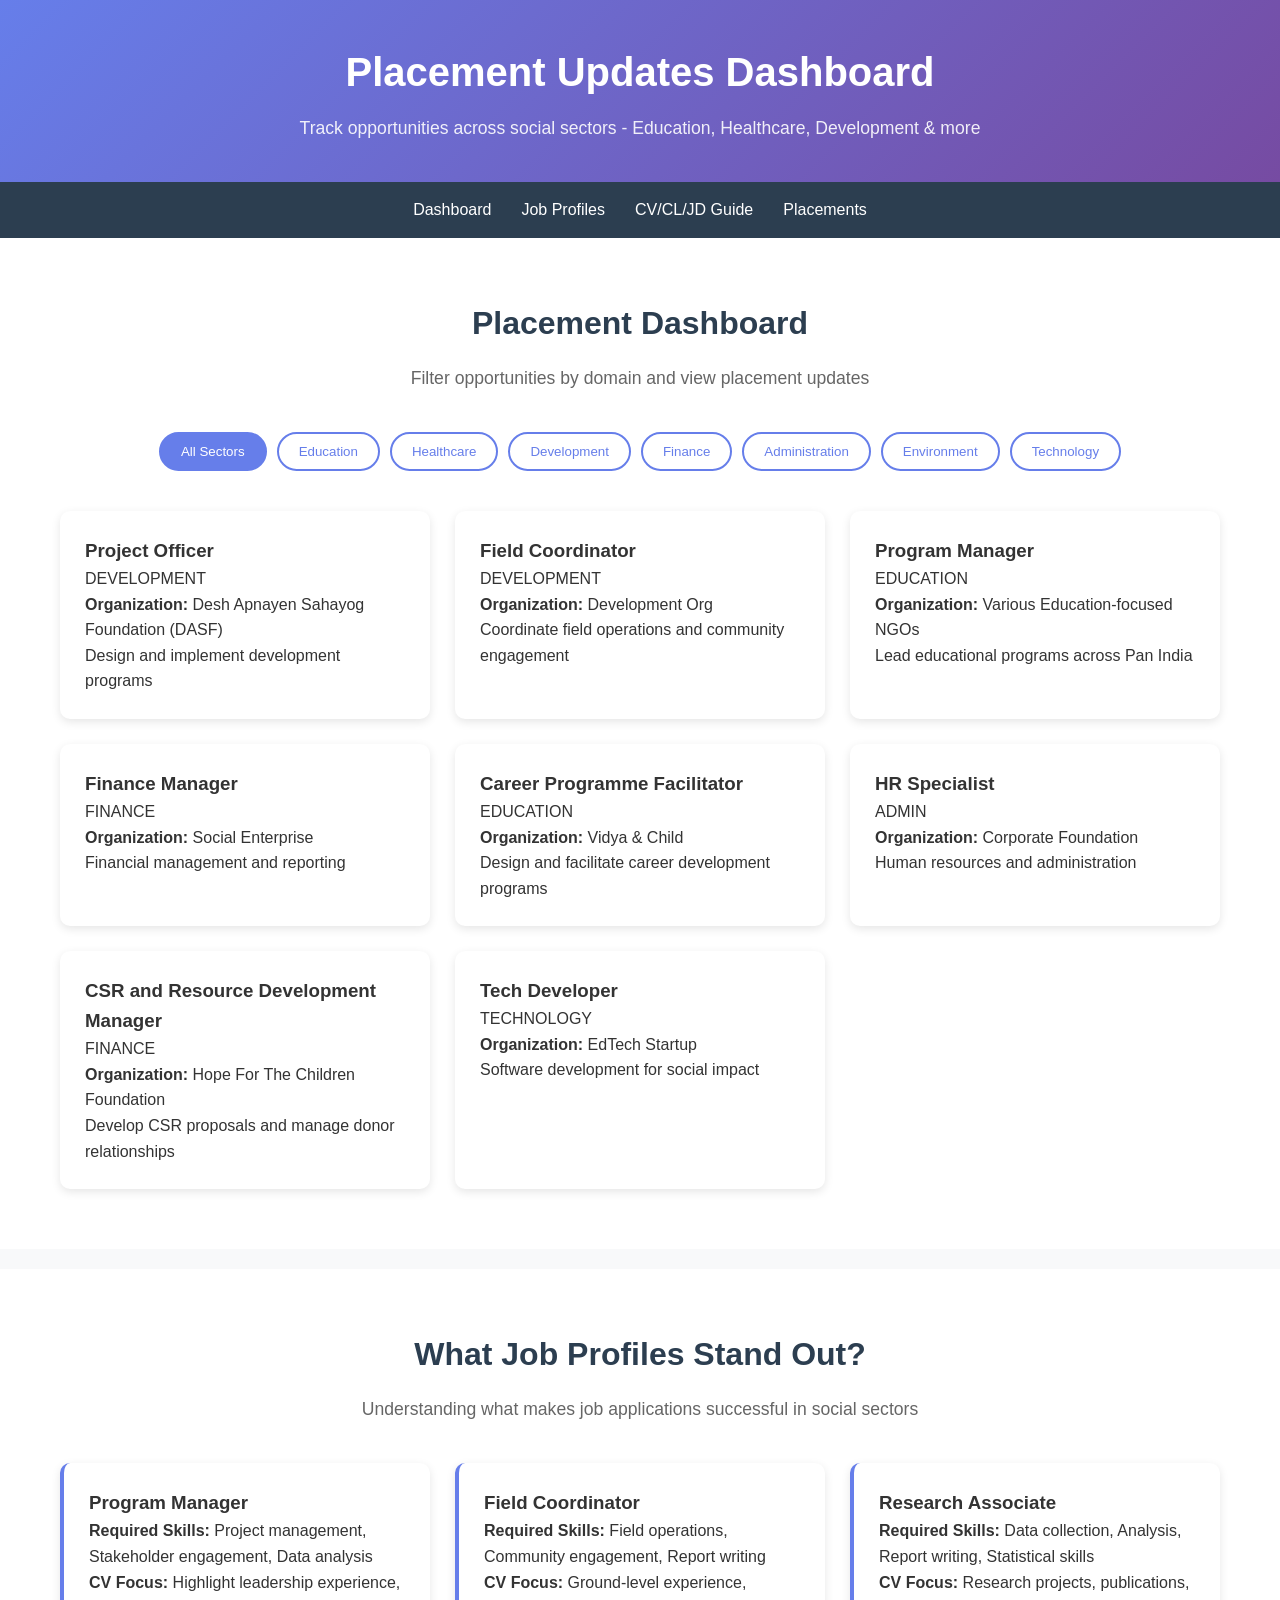
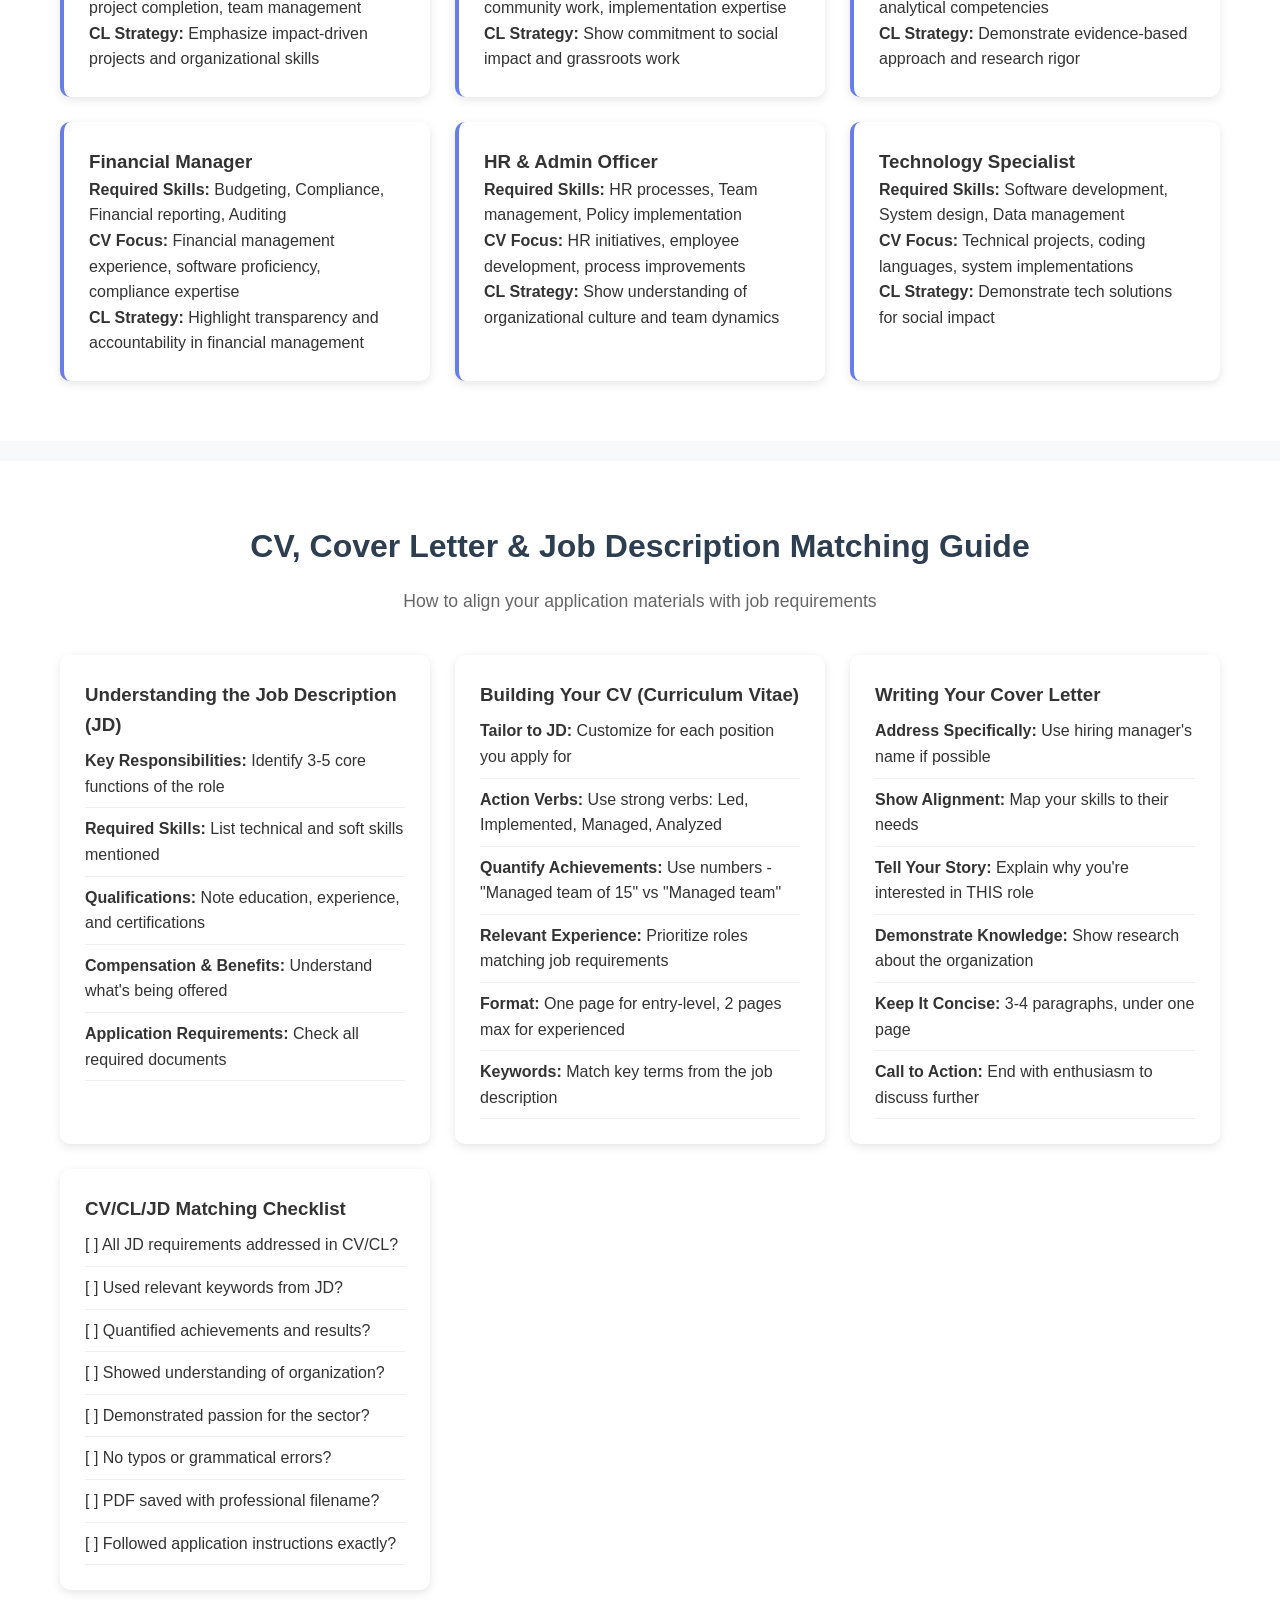
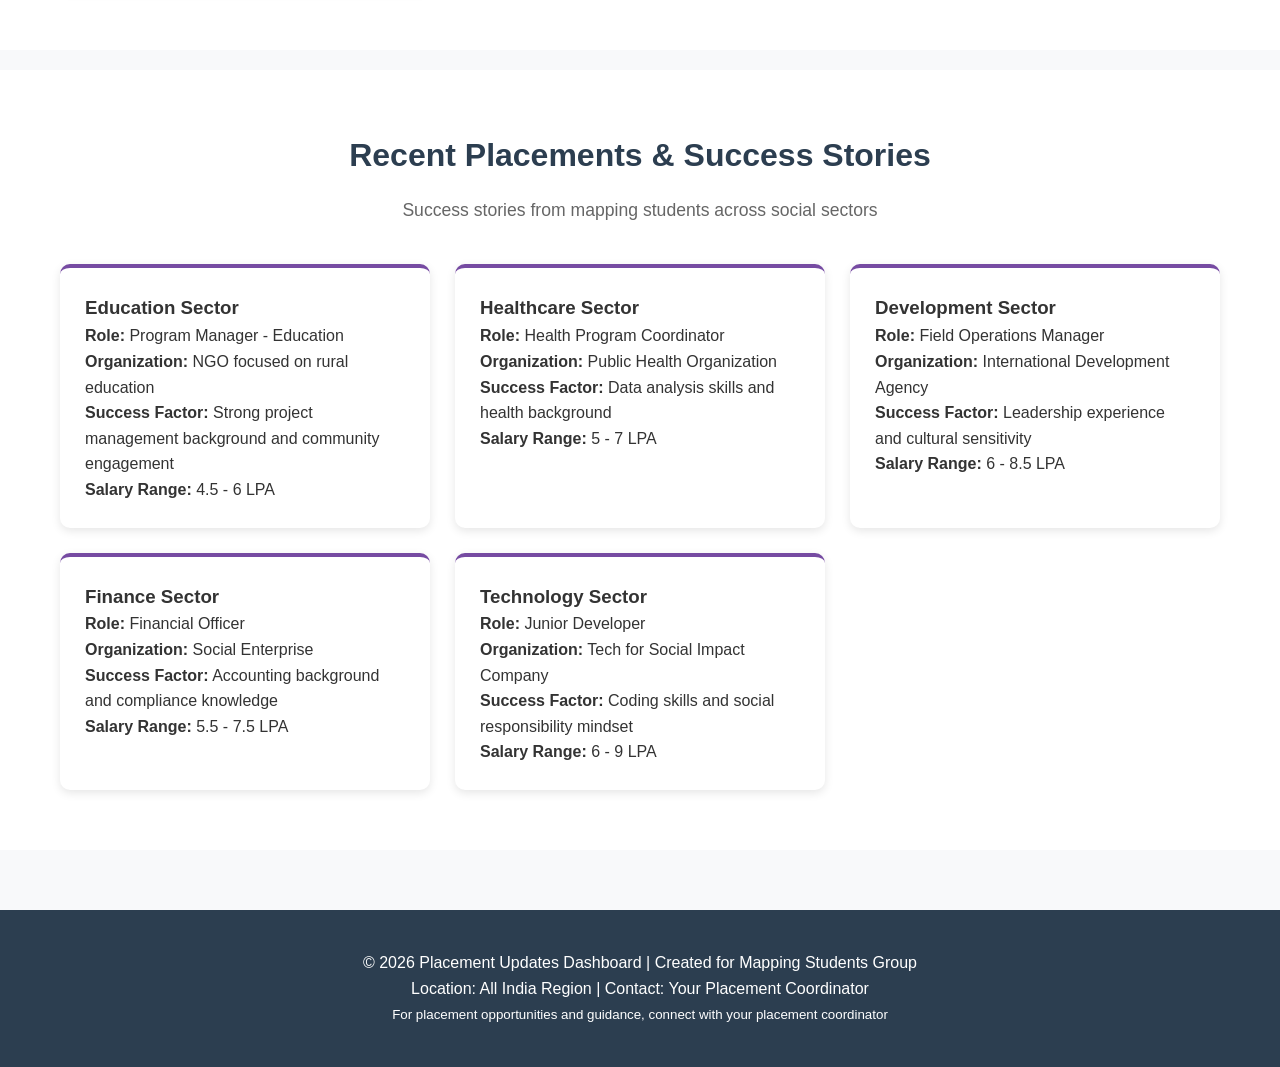
<file: index.html>
<!DOCTYPE html>
<html lang="en">
<head>
    <meta charset="UTF-8">
    <meta name="viewport" content="width=device-width, initial-scale=1.0">
    <title>Placement Updates Dashboard - Social Sectors</title>
    <link rel="stylesheet" href="styles.css">
</head>
<body>
    <header>
        <div class="container">
            <h1>Placement Updates Dashboard</h1>
            <p class="tagline">Track opportunities across social sectors - Education, Healthcare, Development & more</p>
        </div>
    </header>

    <nav class="navbar">
        <div class="container">
            <ul class="nav-menu">
                <li><a href="#dashboard" class="nav-link">Dashboard</a></li>
                <li><a href="#job-profiles" class="nav-link">Job Profiles</a></li>
                <li><a href="#cv-guide" class="nav-link">CV/CL/JD Guide</a></li>
                <li><a href="#placements" class="nav-link">Placements</a></li>
            </ul>
        </div>
    </nav>

    <!-- Dashboard Section -->
    <section id="dashboard" class="section dashboard-section">
        <div class="container">
            <h2>Placement Dashboard</h2>
            <p class="section-desc">Filter opportunities by domain and view placement updates</p>
            
            <div class="filter-container">
                <button class="filter-btn active" data-filter="all">All Sectors</button>
                <button class="filter-btn" data-filter="education">Education</button>
                <button class="filter-btn" data-filter="healthcare">Healthcare</button>
                <button class="filter-btn" data-filter="development">Development</button>
                <button class="filter-btn" data-filter="finance">Finance</button>
                <button class="filter-btn" data-filter="admin">Administration</button>
                <button class="filter-btn" data-filter="environment">Environment</button>
                <button class="filter-btn" data-filter="technology">Technology</button>
            </div>

            <div class="placements-grid" id="placements-grid">
                <!-- Placements will be loaded here by JavaScript -->
            </div>
        </div>
    </section>

    <!-- Job Profiles Section -->
    <section id="job-profiles" class="section job-profiles-section">
        <div class="container">
            <h2>What Job Profiles Stand Out?</h2>
            <p class="section-desc">Understanding what makes job applications successful in social sectors</p>

            <div class="profiles-grid">
                <div class="profile-card">
                    <h3>Program Manager</h3>
                    <p><strong>Required Skills:</strong> Project management, Stakeholder engagement, Data analysis</p>
                    <p><strong>CV Focus:</strong> Highlight leadership experience, project completion, team management</p>
                    <p><strong>CL Strategy:</strong> Emphasize impact-driven projects and organizational skills</p>
                </div>

                <div class="profile-card">
                    <h3>Field Coordinator</h3>
                    <p><strong>Required Skills:</strong> Field operations, Community engagement, Report writing</p>
                    <p><strong>CV Focus:</strong> Ground-level experience, community work, implementation expertise</p>
                    <p><strong>CL Strategy:</strong> Show commitment to social impact and grassroots work</p>
                </div>

                <div class="profile-card">
                    <h3>Research Associate</h3>
                    <p><strong>Required Skills:</strong> Data collection, Analysis, Report writing, Statistical skills</p>
                    <p><strong>CV Focus:</strong> Research projects, publications, analytical competencies</p>
                    <p><strong>CL Strategy:</strong> Demonstrate evidence-based approach and research rigor</p>
                </div>

                <div class="profile-card">
                    <h3>Financial Manager</h3>
                    <p><strong>Required Skills:</strong> Budgeting, Compliance, Financial reporting, Auditing</p>
                    <p><strong>CV Focus:</strong> Financial management experience, software proficiency, compliance expertise</p>
                    <p><strong>CL Strategy:</strong> Highlight transparency and accountability in financial management</p>
                </div>

                <div class="profile-card">
                    <h3>HR & Admin Officer</h3>
                    <p><strong>Required Skills:</strong> HR processes, Team management, Policy implementation</p>
                    <p><strong>CV Focus:</strong> HR initiatives, employee development, process improvements</p>
                    <p><strong>CL Strategy:</strong> Show understanding of organizational culture and team dynamics</p>
                </div>

                <div class="profile-card">
                    <h3>Technology Specialist</h3>
                    <p><strong>Required Skills:</strong> Software development, System design, Data management</p>
                    <p><strong>CV Focus:</strong> Technical projects, coding languages, system implementations</p>
                    <p><strong>CL Strategy:</strong> Demonstrate tech solutions for social impact</p>
                </div>
            </div>
        </div>
    </section>

    <!-- CV/CL/JD Guide Section -->
    <section id="cv-guide" class="section cv-guide-section">
        <div class="container">
            <h2>CV, Cover Letter & Job Description Matching Guide</h2>
            <p class="section-desc">How to align your application materials with job requirements</p>

            <div class="guide-container">
                <div class="guide-card">
                    <h3>Understanding the Job Description (JD)</h3>
                    <ul>
                        <li><strong>Key Responsibilities:</strong> Identify 3-5 core functions of the role</li>
                        <li><strong>Required Skills:</strong> List technical and soft skills mentioned</li>
                        <li><strong>Qualifications:</strong> Note education, experience, and certifications</li>
                        <li><strong>Compensation & Benefits:</strong> Understand what's being offered</li>
                        <li><strong>Application Requirements:</strong> Check all required documents</li>
                    </ul>
                </div>

                <div class="guide-card">
                    <h3>Building Your CV (Curriculum Vitae)</h3>
                    <ul>
                        <li><strong>Tailor to JD:</strong> Customize for each position you apply for</li>
                        <li><strong>Action Verbs:</strong> Use strong verbs: Led, Implemented, Managed, Analyzed</li>
                        <li><strong>Quantify Achievements:</strong> Use numbers - "Managed team of 15" vs "Managed team"</li>
                        <li><strong>Relevant Experience:</strong> Prioritize roles matching job requirements</li>
                        <li><strong>Format:</strong> One page for entry-level, 2 pages max for experienced</li>
                        <li><strong>Keywords:</strong> Match key terms from the job description</li>
                    </ul>
                </div>

                <div class="guide-card">
                    <h3>Writing Your Cover Letter</h3>
                    <ul>
                        <li><strong>Address Specifically:</strong> Use hiring manager's name if possible</li>
                        <li><strong>Show Alignment:</strong> Map your skills to their needs</li>
                        <li><strong>Tell Your Story:</strong> Explain why you're interested in THIS role</li>
                        <li><strong>Demonstrate Knowledge:</strong> Show research about the organization</li>
                        <li><strong>Keep It Concise:</strong> 3-4 paragraphs, under one page</li>
                        <li><strong>Call to Action:</strong> End with enthusiasm to discuss further</li>
                    </ul>
                </div>

                <div class="guide-card">
                    <h3>CV/CL/JD Matching Checklist</h3>
                    <ul>
                        <li>[ ] All JD requirements addressed in CV/CL?</li>
                        <li>[ ] Used relevant keywords from JD?</li>
                        <li>[ ] Quantified achievements and results?</li>
                        <li>[ ] Showed understanding of organization?</li>
                        <li>[ ] Demonstrated passion for the sector?</li>
                        <li>[ ] No typos or grammatical errors?</li>
                        <li>[ ] PDF saved with professional filename?</li>
                        <li>[ ] Followed application instructions exactly?</li>
                    </ul>
                </div>
            </div>
        </div>
    </section>

    <!-- Placements Section -->
    <section id="placements" class="section placements-section">
        <div class="container">
            <h2>Recent Placements & Success Stories</h2>
            <p class="section-desc">Success stories from mapping students across social sectors</p>

            <div class="success-stories">
                <div class="story-card">
                    <h3>Education Sector</h3>
                    <p><strong>Role:</strong> Program Manager - Education</p>
                    <p><strong>Organization:</strong> NGO focused on rural education</p>
                    <p><strong>Success Factor:</strong> Strong project management background and community engagement</p>
                    <p><strong>Salary Range:</strong> 4.5 - 6 LPA</p>
                </div>

                <div class="story-card">
                    <h3>Healthcare Sector</h3>
                    <p><strong>Role:</strong> Health Program Coordinator</p>
                    <p><strong>Organization:</strong> Public Health Organization</p>
                    <p><strong>Success Factor:</strong> Data analysis skills and health background</p>
                    <p><strong>Salary Range:</strong> 5 - 7 LPA</p>
                </div>

                <div class="story-card">
                    <h3>Development Sector</h3>
                    <p><strong>Role:</strong> Field Operations Manager</p>
                    <p><strong>Organization:</strong> International Development Agency</p>
                    <p><strong>Success Factor:</strong> Leadership experience and cultural sensitivity</p>
                    <p><strong>Salary Range:</strong> 6 - 8.5 LPA</p>
                </div>

                <div class="story-card">
                    <h3>Finance Sector</h3>
                    <p><strong>Role:</strong> Financial Officer</p>
                    <p><strong>Organization:</strong> Social Enterprise</p>
                    <p><strong>Success Factor:</strong> Accounting background and compliance knowledge</p>
                    <p><strong>Salary Range:</strong> 5.5 - 7.5 LPA</p>
                </div>

                <div class="story-card">
                    <h3>Technology Sector</h3>
                    <p><strong>Role:</strong> Junior Developer</p>
                    <p><strong>Organization:</strong> Tech for Social Impact Company</p>
                    <p><strong>Success Factor:</strong> Coding skills and social responsibility mindset</p>
                    <p><strong>Salary Range:</strong> 6 - 9 LPA</p>
                </div>
            </div>
        </div>
    </section>

    <!-- Footer -->
    <footer>
        <div class="container">
            <p>© 2026 Placement Updates Dashboard | Created for Mapping Students Group</p>
            <p>Location: All India Region | Contact: Your Placement Coordinator</p>
            <p><small>For placement opportunities and guidance, connect with your placement coordinator</small></p>
        </div>
    </footer>

    <script src="script.js"></script>
</body>
</html>
</file>
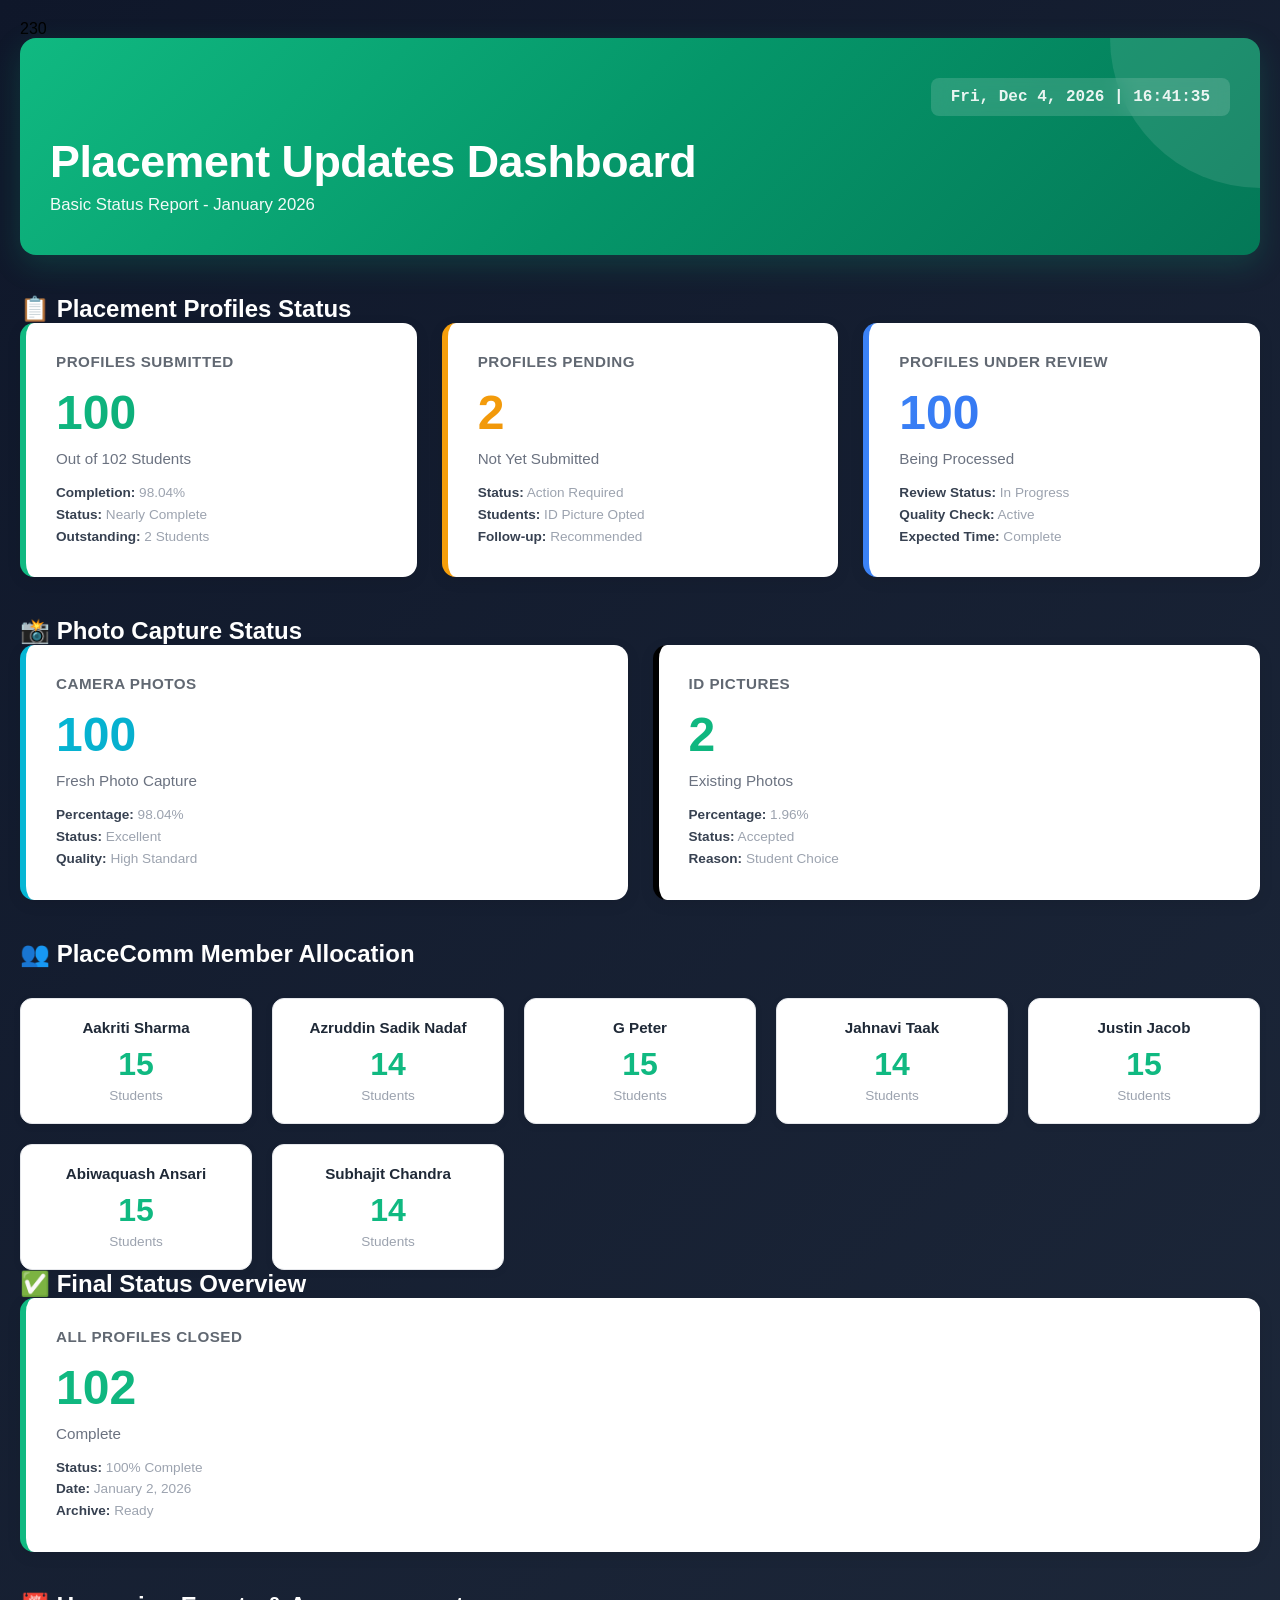
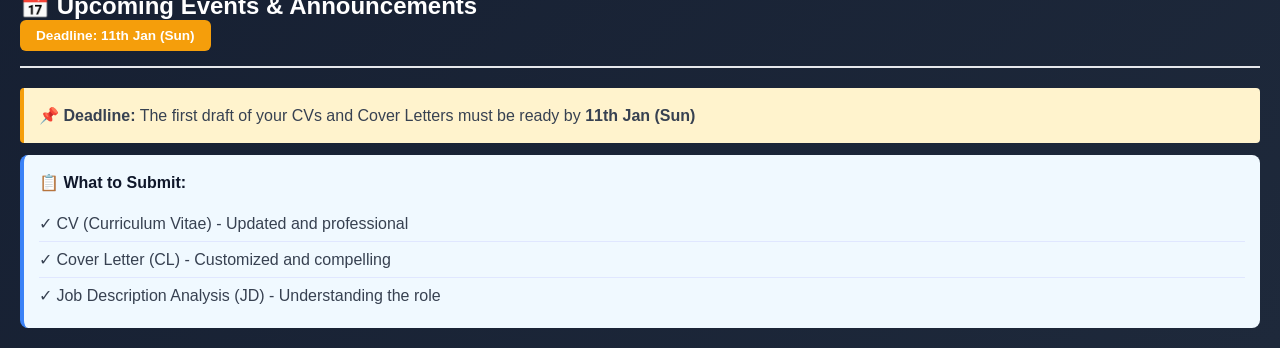
<file: Basic Status/index.html>
230

<!DOCTYPE html>
<html lang="en">
<head>
  <meta charset="UTF-8">
  <meta name="viewport" content="width=device-width, initial-scale=1.0">
  <title>Placement Dashboard - Basic Status</title>
  <style>
    * {
      margin: 0;
      padding: 0;
      box-sizing: border-box;
    }

    body {
      font-family: 'Segoe UI', Tahoma, Geneva, Verdana, sans-serif;
      background: linear-gradient(135deg, #0f172a 0%, #1e293b 100%);
      min-height: 100vh;
      padding: 20px;
    }

    .container {
      max-width: 1400px;
      margin: 0 auto;
    }

    header {
      background: linear-gradient(135deg, #10b981 0%, #059669 50%, #047857 100%);
      color: white;
      padding: 40px 30px;
      border-radius: 16px;
      margin-bottom: 40px;
      box-shadow: 0 10px 30px rgba(16, 185, 129, 0.2);
      position: relative;
      overflow: hidden;
    }

    header::before {
      content: '';
      position: absolute;
      top: 0;
      right: 0;
      width: 300px;
      height: 300px;
      background: rgba(255, 255, 255, 0.1);
      border-radius: 50%;
      transform: translate(50%, -50%);
    }

    .header-content {
      position: relative;
      z-index: 1;
    }

    .clock {
      font-size: 16px;
      font-weight: 600;
      color: rgba(255, 255, 255, 0.9);
      text-align: right;
      margin-bottom: 20px;
      background: rgba(255, 255, 255, 0.15);
      padding: 10px 20px;
      border-radius: 8px;
      font-family: 'Courier New', monospace;
      width: fit-content;
      margin-left: auto;
      backdrop-filter: blur(10px);
    }

    header h1 {
      font-size: 2.8em;
      margin-bottom: 8px;
      font-weight: 700;
      letter-spacing: -0.5px;
    }

    header p {
      font-size: 1.05em;
      opacity: 0.95;
      font-weight: 500;
    }

    .stats-grid {
      display: grid;
      grid-template-columns: repeat(auto-fit, minmax(300px, 1fr));
      gap: 25px;
      margin-bottom: 40px;
    }

    .stat-card {
      background: white;
      padding: 30px;
      border-radius: 14px;
      box-shadow: 0 4px 15px rgba(0, 0, 0, 0.08);
      border-left: 6px solid;
      transition: transform 0.3s ease, box-shadow 0.3s ease;
    }

    .stat-card:hover {
      transform: translateY(-8px);
      box-shadow: 0 8px 25px rgba(0, 0, 0, 0.12);
    }

    .stat-card.submitted {
      border-left-color: #10b981;
    }

    .stat-card.pending {
      border-left-color: #f59e0b;
    }

    .stat-card.review {
      border-left-color: #3b82f6;
    }

    .stat-card.allocated {
      border-left-color: #8b5cf6;
    }

    .stat-card.photo {
      border-left-color: #06b6d4;
    }

    .stat-card h3 {
      color: #1f2937;
      font-size: 0.95em;
      font-weight: 600;
      text-transform: uppercase;
      letter-spacing: 0.5px;
      margin-bottom: 15px;
      opacity: 0.7;
    }

    .stat-number {
      font-size: 3em;
      font-weight: 700;
      margin-bottom: 10px;
      background: linear-gradient(135deg, #10b981 0%, #059669 100%);
      -webkit-background-clip: text;
      -webkit-text-fill-color: transparent;
      background-clip: text;
    }

    .stat-card.pending .stat-number {
      background: linear-gradient(135deg, #f59e0b 0%, #d97706 100%);
      -webkit-background-clip: text;
      -webkit-text-fill-color: transparent;
      background-clip: text;
    }

    .stat-card.review .stat-number {
      background: linear-gradient(135deg, #3b82f6 0%, #2563eb 100%);
      -webkit-background-clip: text;
      -webkit-text-fill-color: transparent;
      background-clip: text;
    }

    .stat-card.allocated .stat-number {
      background: linear-gradient(135deg, #8b5cf6 0%, #7c3aed 100%);
      -webkit-background-clip: text;
      -webkit-text-fill-color: transparent;
      background-clip: text;
    }

    .stat-card.photo .stat-number {
      background: linear-gradient(135deg, #06b6d4 0%, #0891b2 100%);
      -webkit-background-clip: text;
      -webkit-text-fill-color: transparent;
      background-clip: text;
    }

    .stat-label {
      color: #6b7280;
      font-size: 0.95em;
      font-weight: 500;
      margin-bottom: 15px;
    }

    .stat-details {
      font-size: 0.85em;
      color: #9ca3af;
      line-height: 1.6;
    }

    .stat-details strong {
      color: #374151;
    }

    .member-grid {
      display: grid;
      grid-template-columns: repeat(auto-fit, minmax(200px, 1fr));
      gap: 20px;
      margin-top: 30px;
    }

    .member-card {
      background: white;
      padding: 20px;
      border-radius: 12px;
      text-align: center;
      box-shadow: 0 2px 8px rgba(0, 0, 0, 0.06);
      border: 1px solid #e5e7eb;
    }

    .member-card h4 {
      color: #1f2937;
      font-size: 0.95em;
      margin-bottom: 10px;
      font-weight: 600;
    }

    .member-count {
      font-size: 2em;
      font-weight: 700;
      color: #10b981;
      margin-bottom: 5px;
    }

    .member-label {
      color: #9ca3af;
      font-size: 0.85em;
    }

    220
    
      color: white;
      font-size: 1.6em;
      margin-bottom: 25px;
      margin-top: 40px;
      font-weight: 700;
      padding-bottom: 15px;
      border-bottom: 3px solid #10b981;
      display: inline-block;
    }
    
    .event-card {
      background: white;
      padding: 30px;
      border-radius: 14px;
      box-shadow: 0 4px 15px rgba(0, 0, 0, 0.08);
      border-left: 6px solid #f59e0b;
      margin-top: 20px;
    }

    .event-header {
      display: flex;
      justify-content: space-between;
      align-items: center;
      margin-bottom: 20px;
      padding-bottom: 15px;
      border-bottom: 2px solid #e5e7eb;
    }

    .event-header h3 {
      color: #0f172a;
      font-size: 1.3em;
      font-weight: 700;
      margin: 0;
    }

    .event-date {
      background: #f59e0b;
      color: white;
      padding: 8px 16px;
      border-radius: 6px;
      font-size: 0.85em;
      font-weight: 600;
    }

    .event-content p {
      margin-bottom: 12px;
      color: #374151;
      line-height: 1.6;
    }

    .event-message {
      color: #f59e0b;
      font-size: 1.05em;
      font-weight: 600;
    }

    .event-deadline {
      background: #fff3cd;
      padding: 15px;
      border-left: 4px solid #f59e0b;
      border-radius: 4px;
      color: #856404;
      margin: 15px 0;
    }

    .event-tips {
      background: #f0f9ff;
      padding: 15px;
      border-radius: 8px;
      border-left: 4px solid #3b82f6;
    }

    .event-tips p {
      color: #0f172a;
      font-weight: 600;
      margin-bottom: 10px;
    }

    .event-tips ul {
      list-style: none;
      padding: 0;
      margin: 0;
    }

    .event-tips li {
      color: #374151;
      padding: 8px 0;
      border-bottom: 1px solid #e0e7ff;
    }

    .event-tips li:last-child {
      border-bottom: none;
    }
    
h2 {
    color: white;
}

h3 {
    color: white;
}

.event-title { color: white; }
.event-message { color: white; }
    h3 { color: white; }

  </style>
</head>
<body>
  <div class="container">
    <header>
      <div class="header-content">
        <div class="clock" id="clock">Loading...</div>
        <h1>Placement Updates Dashboard</h1>
        <p>Basic Status Report - January 2026</p>
      </div>
    </header>

    <main>
      <!-- Placement Profiles Section -->
      <h2 class="section-title">📋 Placement Profiles Status</h2>
      <div class="stats-grid">
        <div class="stat-card submitted">
          <h3>Profiles Submitted</h3>
          <div class="stat-number">100</div>
          <div class="stat-label">Out of 102 Students</div>
          <div class="stat-details">
            <strong>Completion:</strong> 98.04%<br>
            <strong>Status:</strong> Nearly Complete<br>
            <strong>Outstanding:</strong> 2 Students
          </div>
        </div>

        <div class="stat-card pending">
          <h3>Profiles Pending</h3>
          <div class="stat-number">2</div>
          <div class="stat-label">Not Yet Submitted</div>
          <div class="stat-details">
            <strong>Status:</strong> Action Required<br>
            <strong>Students:</strong> ID Picture Opted<br>
            <strong>Follow-up:</strong> Recommended
          </div>
        </div>

        <div class="stat-card review">
          <h3>Profiles Under Review</h3>
          <div class="stat-number">100</div>
          <div class="stat-label">Being Processed</div>
          <div class="stat-details">
            <strong>Review Status:</strong> In Progress<br>
            <strong>Quality Check:</strong> Active<br>
            <strong>Expected Time:</strong> Complete
          </div>
        </div>
      </div>

      <!-- Photo Capture Section -->
      <h2 class="section-title">📸 Photo Capture Status</h2>
      <div class="stats-grid">
        <div class="stat-card photo">
          <h3>Camera Photos</h3>
          <div class="stat-number">100</div>
          <div class="stat-label">Fresh Photo Capture</div>
          <div class="stat-details">
            <strong>Percentage:</strong> 98.04%<br>
            <strong>Status:</strong> Excellent<br>
            <strong>Quality:</strong> High Standard
          </div>
        </div>

        <div class="stat-card">
          <h3>ID Pictures</h3>
          <div class="stat-number">2</div>
          <div class="stat-label">Existing Photos</div>
          <div class="stat-details">
            <strong>Percentage:</strong> 1.96%<br>
            <strong>Status:</strong> Accepted<br>
            <strong>Reason:</strong> Student Choice
          </div>
        </div>
      </div>

      <!-- Allocation Section -->
      <h2 class="section-title">👥 PlaceComm Member Allocation</h2>
      <div class="member-grid">
        <div class="member-card">
          <h4>Aakriti Sharma</h4>
          <div class="member-count">15</div>
          <div class="member-label">Students</div>
        </div>
        <div class="member-card">
          <h4>Azruddin Sadik Nadaf</h4>
          <div class="member-count">14</div>
          <div class="member-label">Students</div>
        </div>
        <div class="member-card">
          <h4>G Peter</h4>
          <div class="member-count">15</div>
          <div class="member-label">Students</div>
        </div>
        <div class="member-card">
          <h4>Jahnavi Taak</h4>
          <div class="member-count">14</div>
          <div class="member-label">Students</div>
        </div>
        <div class="member-card">
          <h4>Justin Jacob</h4>
          <div class="member-count">15</div>
          <div class="member-label">Students</div>
        </div>
        <div class="member-card">
          <h4>Abiwaquash Ansari</h4>
          <div class="member-count">15</div>
          <div class="member-label">Students</div>
        </div>
        <div class="member-card">
          <h4>Subhajit Chandra</h4>
          <div class="member-count">14</div>
          <div class="member-label">Students</div>
        </div>
      </div>

      <!-- Final Status Section -->
      <h2 class="section-title">✅ Final Status Overview</h2>
      <div class="stats-grid">
        <div class="stat-card submitted">
          <h3>All Profiles Closed</h3>
          <div class="stat-number">102</div>
          <div class="stat-label">Complete</div>
          <div class="stat-details">
            <strong>Status:</strong> 100% Complete<br>
            <strong>Date:</strong> January 2, 2026<br>
            <strong>Archive:</strong> Ready
          </div>
        </div>
      </div>
      
      <!-- Upcoming Events Section -->
      <h2 class="section-title">📅 Upcoming Events & Announcements</h2>
      <div class="event-card">
        <div class="event-header">
          <span class="event-date">Deadline: 11th Jan (Sun)</span>
        </div>
        <div class="event-content">
          <p class="event-deadline"><strong>📌 Deadline:</strong> The first draft of your CVs and Cover Letters must be ready by <strong>11th Jan (Sun)</strong></p>
          <div class="event-tips">
            <p><strong>📋 What to Submit:</strong></p>
            <ul>
              <li>✓ CV (Curriculum Vitae) - Updated and professional</li>
              <li>✓ Cover Letter (CL) - Customized and compelling</li>
              <li>✓ Job Description Analysis (JD) - Understanding the role</li>
            </ul>
          </div>
        </div>
      </div>
    </main>
  </div>

  <script>
    function updateClock() {
      const now = new Date();
      const hours = String(now.getHours()).padStart(2, '0');
      const minutes = String(now.getMinutes()).padStart(2, '0');
      const seconds = String(now.getSeconds()).padStart(2, '0');
      const date = now.toLocaleDateString('en-US', { weekday: 'short', year: 'numeric', month: 'short', day: 'numeric' });
      
      document.getElementById('clock').textContent = `${date} | ${hours}:${minutes}:${seconds}`;
    }
    
    updateClock();
    setInterval(updateClock, 1000);
  </script>
</body>
</html>
</file>
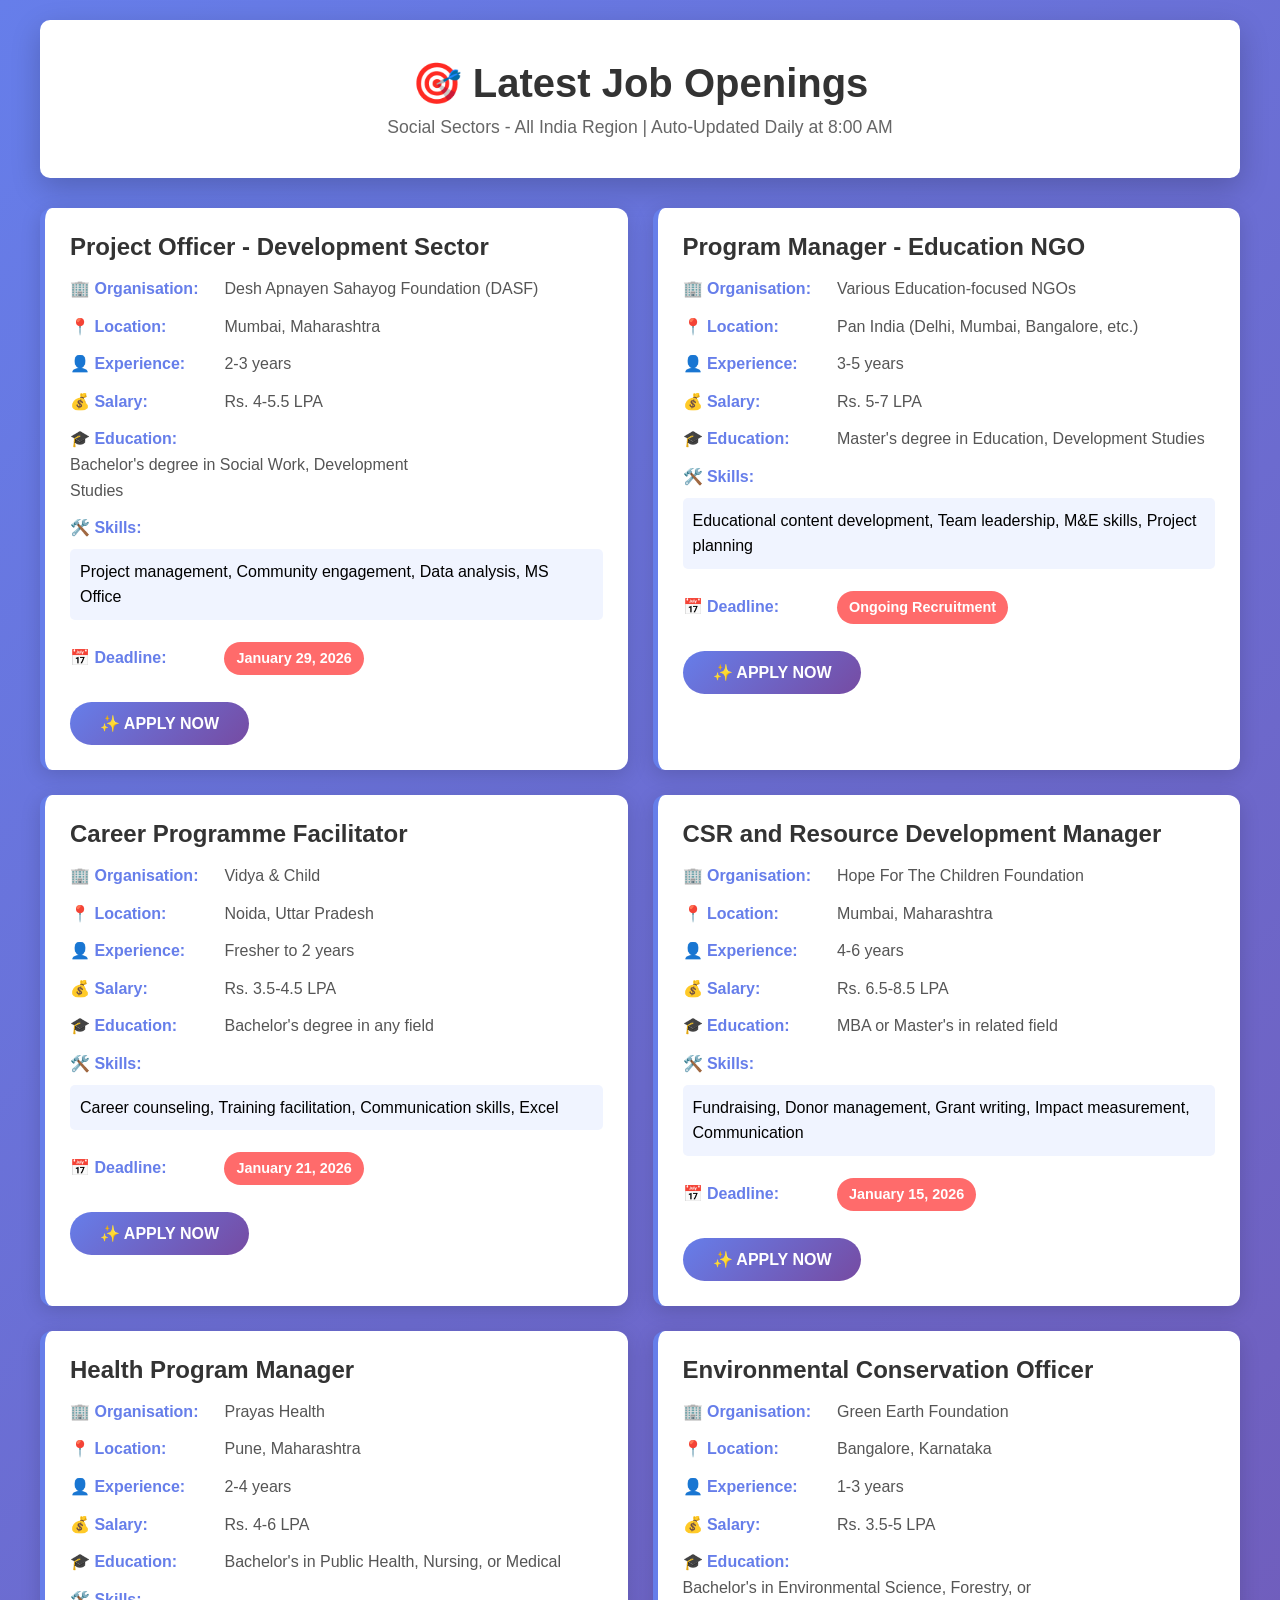
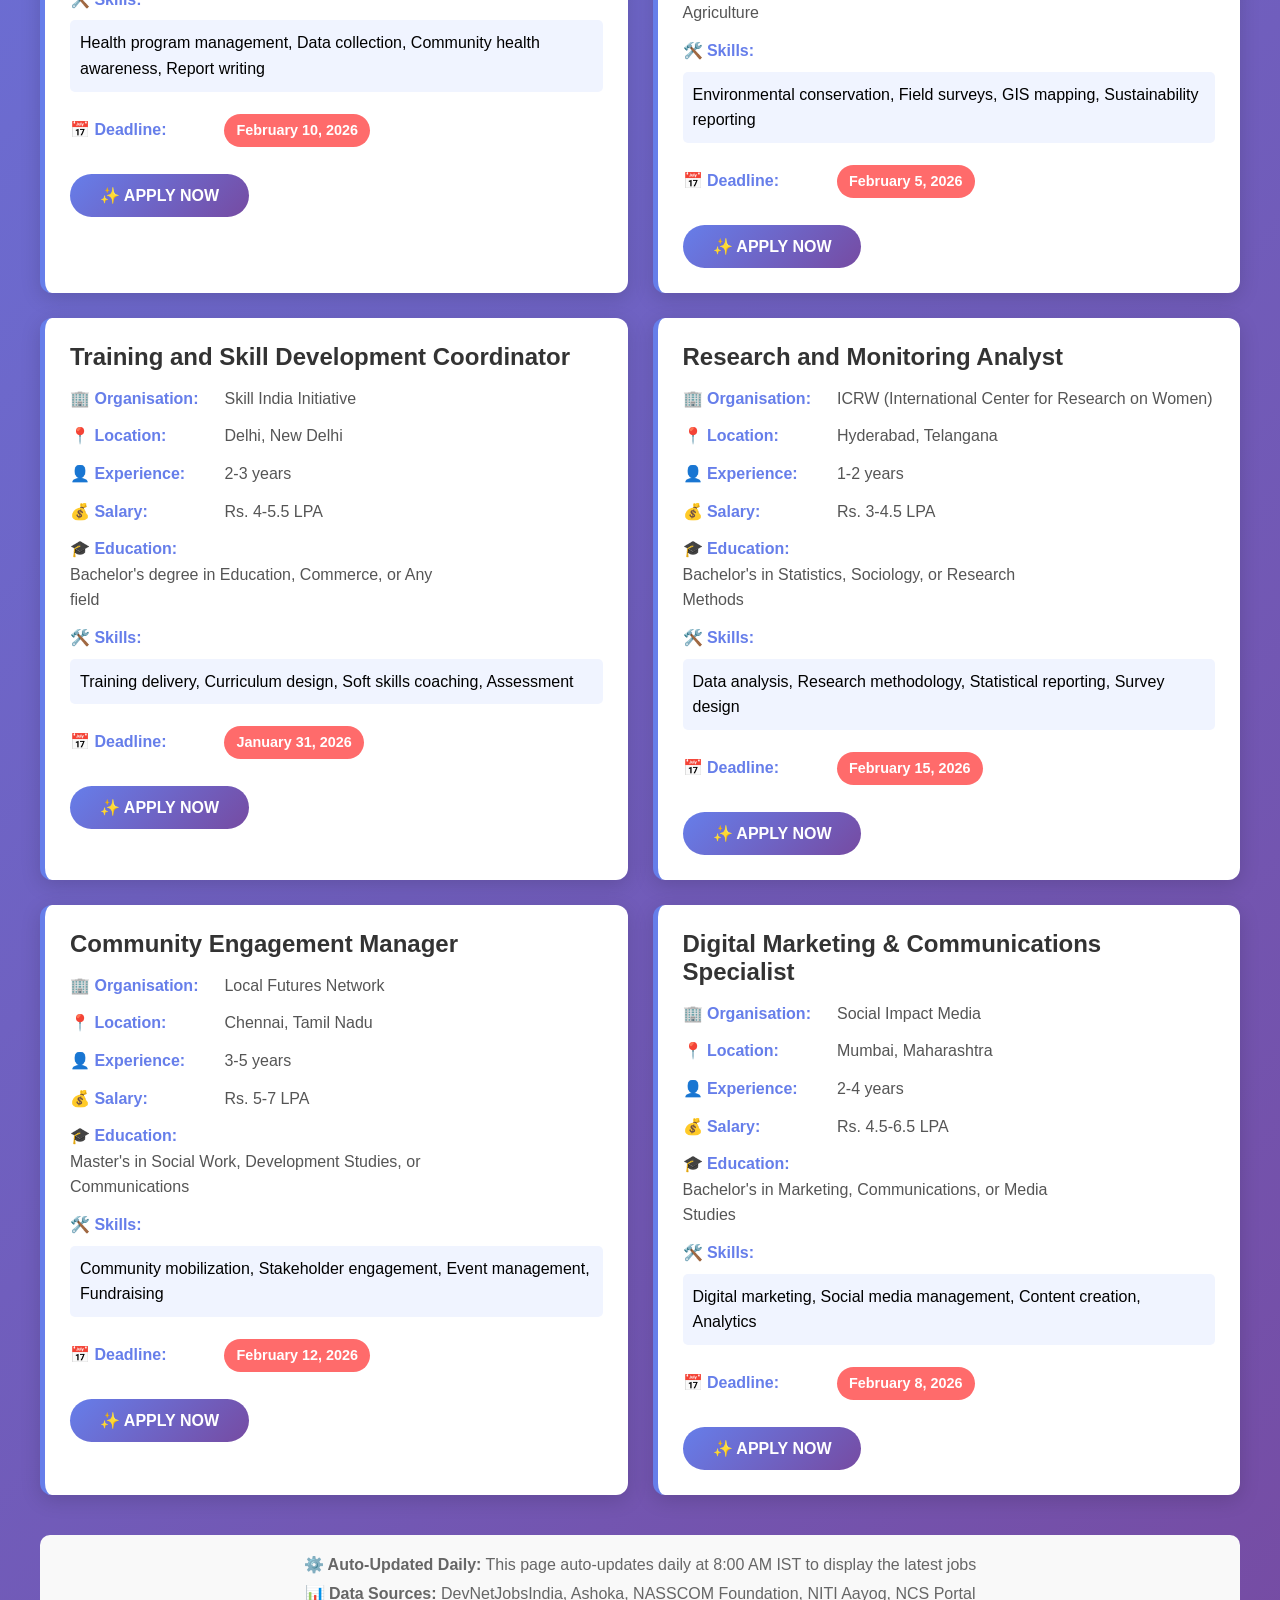
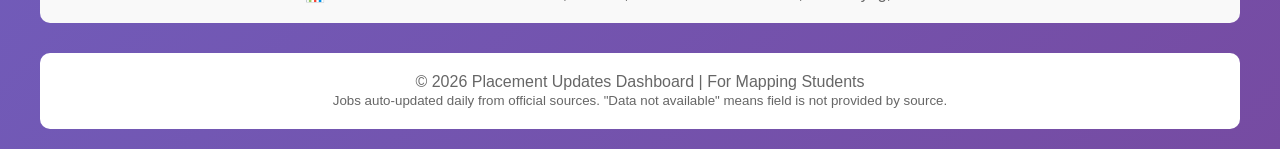
<file: jobs-display/index.html>
<!DOCTYPE html>
<html lang="en">
<head>
    <meta charset="UTF-8">
    <meta name="viewport" content="width=device-width, initial-scale=1.0">
    <title>Latest Job Openings - Social Sectors Dashboard</title>
    <style>
        * {
            margin: 0;
            padding: 0;
            box-sizing: border-box;
        }

        body {
            font-family: 'Segoe UI', Tahoma, Geneva, Verdana, sans-serif;
            background: linear-gradient(135deg, #667eea 0%, #764ba2 100%);
            min-height: 100vh;
            padding: 20px;
        }

        .container {
            max-width: 1200px;
            margin: 0 auto;
        }

        header {
            background: white;
            padding: 40px 20px;
            border-radius: 10px;
            margin-bottom: 30px;
            box-shadow: 0 10px 30px rgba(0,0,0,0.2);
            text-align: center;
        }

        h1 {
            color: #333;
            margin-bottom: 10px;
            font-size: 2.5em;
        }

        .tagline {
            color: #666;
            font-size: 1.1em;
        }

        .jobs-container {
            display: grid;
            grid-template-columns: repeat(auto-fit, minmax(500px, 1fr));
            gap: 25px;
            margin-bottom: 40px;
        }

        .job-card {
            background: white;
            border-radius: 12px;
            padding: 25px;
            box-shadow: 0 5px 20px rgba(0,0,0,0.15);
            transition: transform 0.3s, box-shadow 0.3s;
            border-left: 5px solid #667eea;
        }

        .job-card:hover {
            transform: translateY(-5px);
            box-shadow: 0 15px 40px rgba(0,0,0,0.25);
        }

        .job-title {
            font-size: 1.5em;
            color: #333;
            margin-bottom: 15px;
            font-weight: bold;
        }

        .job-field {
            margin-bottom: 12px;
            line-height: 1.6;
        }

        .field-label {
            font-weight: bold;
            color: #667eea;
            display: inline-block;
            width: 150px;
        }

        .field-value {
            color: #555;
            word-wrap: break-word;
            display: inline-block;
            max-width: calc(100% - 150px);
        }

        .deadline-badge {
            display: inline-block;
            background: #ff6b6b;
            color: white;
            padding: 5px 12px;
            border-radius: 20px;
            font-size: 0.9em;
            margin-top: 10px;
            font-weight: bold;
        }

        .apply-button {
            display: inline-block;
            background: linear-gradient(135deg, #667eea 0%, #764ba2 100%);
            color: white;
            padding: 12px 30px;
            border-radius: 25px;
            text-decoration: none;
            font-weight: bold;
            margin-top: 15px;
            transition: all 0.3s;
            border: none;
            cursor: pointer;
            font-size: 1em;
        }

        .apply-button:hover {
            transform: scale(1.05);
            box-shadow: 0 5px 15px rgba(102, 126, 234, 0.4);
        }

        .skills-list {
            background: #f0f4ff;
            padding: 10px;
            border-radius: 5px;
            margin-top: 8px;
        }

        .info-section {
            background: #f9f9f9;
            padding: 20px;
            border-radius: 10px;
            margin-top: 20px;
            text-align: center;
            color: #666;
        }

        .no-jobs {
            text-align: center;
            color: white;
            padding: 40px;
            font-size: 1.2em;
        }

        .data-unavailable {
            color: #ff6b6b;
            font-style: italic;
        }

        footer {
            background: white;
            padding: 20px;
            border-radius: 10px;
            text-align: center;
            color: #666;
            margin-top: 30px;
        }
    </style>
</head>
<body>
    <div class="container">
        <header>
            <h1>🎯 Latest Job Openings</h1>
            <p class="tagline">Social Sectors - All India Region | Auto-Updated Daily at 8:00 AM</p>
        </header>

        <div class="jobs-container" id="jobsContainer">
            <!-- Jobs will be loaded here from jobs-openings-2026.md -->
        </div>

        <div class="info-section">
            <p><strong>⚙️ Auto-Updated Daily:</strong> This page auto-updates daily at 8:00 AM IST to display the latest jobs</p>
            <p style="margin-top: 10px;"><strong>📊 Data Sources:</strong> DevNetJobsIndia, Ashoka, NASSCOM Foundation, NITI Aayog, NCS Portal</p>
        </div>

        <footer>
            <p>&copy; 2026 Placement Updates Dashboard | For Mapping Students</p>
            <p><small>Jobs auto-updated daily from official sources. "Data not available" means field is not provided by source.</small></p>
        </footer>
    </div>

    <script>
        // Sample comprehensive job data with all 9 fields
        const jobs = [
            {
                title: "Project Officer - Development Sector",
                organisation: "Desh Apnayen Sahayog Foundation (DASF)",
                location: "Mumbai, Maharashtra",
                experience: "2-3 years",
                salary: "Rs. 4-5.5 LPA",
                deadline: "January 29, 2026",
                education: "Bachelor's degree in Social Work, Development Studies",
                skills: "Project management, Community engagement, Data analysis, MS Office",
                link: "https://devnetjobsindia.org/jobs/project-officer"
            },
            {
                title: "Program Manager - Education NGO",
                organisation: "Various Education-focused NGOs",
                location: "Pan India (Delhi, Mumbai, Bangalore, etc.)",
                experience: "3-5 years",
                salary: "Rs. 5-7 LPA",
                deadline: "Ongoing Recruitment",
                education: "Master's degree in Education, Development Studies",
                skills: "Educational content development, Team leadership, M&E skills, Project planning",
link: "https://devnetjobsindia.org/jobs.aspx",            },
            {
                title: "Career Programme Facilitator",
                organisation: "Vidya & Child",
                location: "Noida, Uttar Pradesh",
                experience: "Fresher to 2 years",
                salary: "Rs. 3.5-4.5 LPA",
                deadline: "January 21, 2026",
                education: "Bachelor's degree in any field",
                skills: "Career counseling, Training facilitation, Communication skills, Excel",
link: "https://www.ashoka.org/en/engage/work-with-us",            },
            {
                title: "CSR and Resource Development Manager",
                organisation: "Hope For The Children Foundation",
                location: "Mumbai, Maharashtra",
                experience: "4-6 years",
                salary: "Rs. 6.5-8.5 LPA",
                deadline: "January 15, 2026",
                education: "MBA or Master's in related field",
                skills: "Fundraising, Donor management, Grant writing, Impact measurement, Communication",
link: "https://www.nasscomfoundation.org/careers",           },
            {
                title: "Health Program Manager",
                organisation: "Prayas Health",
                location: "Pune, Maharashtra",
                experience: "2-4 years",
                salary: "Rs. 4-6 LPA",
                deadline: "February 10, 2026",
                education: "Bachelor's in Public Health, Nursing, or Medical",
                skills: "Health program management, Data collection, Community health awareness, Report writing",
                link: "https://devnetjobsindia.org/jobs.aspx"
            },
            {
                title: "Environmental Conservation Officer",
                organisation: "Green Earth Foundation",
                location: "Bangalore, Karnataka",
                experience: "1-3 years",
                salary: "Rs. 3.5-5 LPA",
                deadline: "February 5, 2026",
                education: "Bachelor's in Environmental Science, Forestry, or Agriculture",
                skills: "Environmental conservation, Field surveys, GIS mapping, Sustainability reporting",
                link: "https://www.ashoka.org/en/engage/work-with-us"
            },
            {
                title: "Training and Skill Development Coordinator",
                organisation: "Skill India Initiative",
                location: "Delhi, New Delhi",
                experience: "2-3 years",
                salary: "Rs. 4-5.5 LPA",
                deadline: "January 31, 2026",
                education: "Bachelor's degree in Education, Commerce, or Any field",
                skills: "Training delivery, Curriculum design, Soft skills coaching, Assessment",
                link: "https://www.nasscomfoundation.org/careers"
            },
            {
                title: "Research and Monitoring Analyst",
                organisation: "ICRW (International Center for Research on Women)",
                location: "Hyderabad, Telangana",
                experience: "1-2 years",
                salary: "Rs. 3-4.5 LPA",
                deadline: "February 15, 2026",
                education: "Bachelor's in Statistics, Sociology, or Research Methods",
                skills: "Data analysis, Research methodology, Statistical reporting, Survey design",
                link: "https://devnetjobsindia.org/jobs.aspx"
            },
            {
                title: "Community Engagement Manager",
                organisation: "Local Futures Network",
                location: "Chennai, Tamil Nadu",
                experience: "3-5 years",
                salary: "Rs. 5-7 LPA",
                deadline: "February 12, 2026",
                education: "Master's in Social Work, Development Studies, or Communications",
                skills: "Community mobilization, Stakeholder engagement, Event management, Fundraising",
                link: "https://www.ashoka.org/en/engage/work-with-us"
            },
            {
                title: "Digital Marketing & Communications Specialist",
                organisation: "Social Impact Media",
                location: "Mumbai, Maharashtra",
                experience: "2-4 years",
                salary: "Rs. 4.5-6.5 LPA",
                deadline: "February 8, 2026",
                education: "Bachelor's in Marketing, Communications, or Media Studies",
                skills: "Digital marketing, Social media management, Content creation, Analytics",
                link: "https://www.nasscomfoundation.org/careers"
            }
        
        ];

        function displayJobs() {
            const container = document.getElementById('jobsContainer');
            
            if (jobs.length === 0) {
                container.innerHTML = '<div class="no-jobs">No jobs available at this moment. Please check back later.</div>';
                return;
            }

            container.innerHTML = jobs.map(job => `
                <div class="job-card">
                    <div class="job-title">${job.title}</div>
                    
                    <div class="job-field">
                        <span class="field-label">🏢 Organisation:</span>
                        <span class="field-value">${job.organisation || '<span class="data-unavailable">Data not available</span>'}</span>
                    </div>

                    <div class="job-field">
                        <span class="field-label">📍 Location:</span>
                        <span class="field-value">${job.location || '<span class="data-unavailable">Data not available</span>'}</span>
                    </div>

                    <div class="job-field">
                        <span class="field-label">👤 Experience:</span>
                        <span class="field-value">${job.experience || '<span class="data-unavailable">Data not available</span>'}</span>
                    </div>

                    <div class="job-field">
                        <span class="field-label">💰 Salary:</span>
                        <span class="field-value">${job.salary || '<span class="data-unavailable">Data not available</span>'}</span>
                    </div>

                    <div class="job-field">
                        <span class="field-label">🎓 Education:</span>
                        <span class="field-value">${job.education || '<span class="data-unavailable">Data not available</span>'}</span>
                    </div>

                    <div class="job-field">
                        <span class="field-label">🛠️ Skills:</span>
                        <div class="skills-list">${job.skills || '<span class="data-unavailable">Data not available</span>'}</div>
                    </div>

                    <div class="job-field">
                        <span class="field-label">📅 Deadline:</span>
                        <span class="field-value deadline-badge">${job.deadline || '<span class="data-unavailable">Data not available</span>'}</span>
                    </div>

                    <button class="apply-button" onclick="window.open('${job.link}', '_blank')">✨ APPLY NOW</button>
                </div>
            `).join('');
        }

        // Display jobs when page loads
        document.addEventListener('DOMContentLoaded', displayJobs);

         // Auto-refresh every 2 minutes
// Schedule auto-refresh daily at 8:00 AM IST
function scheduleUpdateAt8AM() {
  const now = new Date();
  const nextUpdate = new Date();
  nextUpdate.setHours(8, 0, 0, 0);
  
  // If 8 AM has already passed today, schedule for tomorrow
  if (nextUpdate <= now) {
    nextUpdate.setDate(nextUpdate.getDate() + 1);
  }
  
  const timeUntilUpdate = nextUpdate - now;
  
  // Schedule the update
  setTimeout(() => {
    location.reload();
    // Schedule the next update for 24 hours later
    scheduleUpdateAt8AM();
  }, timeUntilUpdate);
}

// Call the scheduling function on page load
scheduleUpdateAt8AM();
    </script>
</body>
</html>
</file>
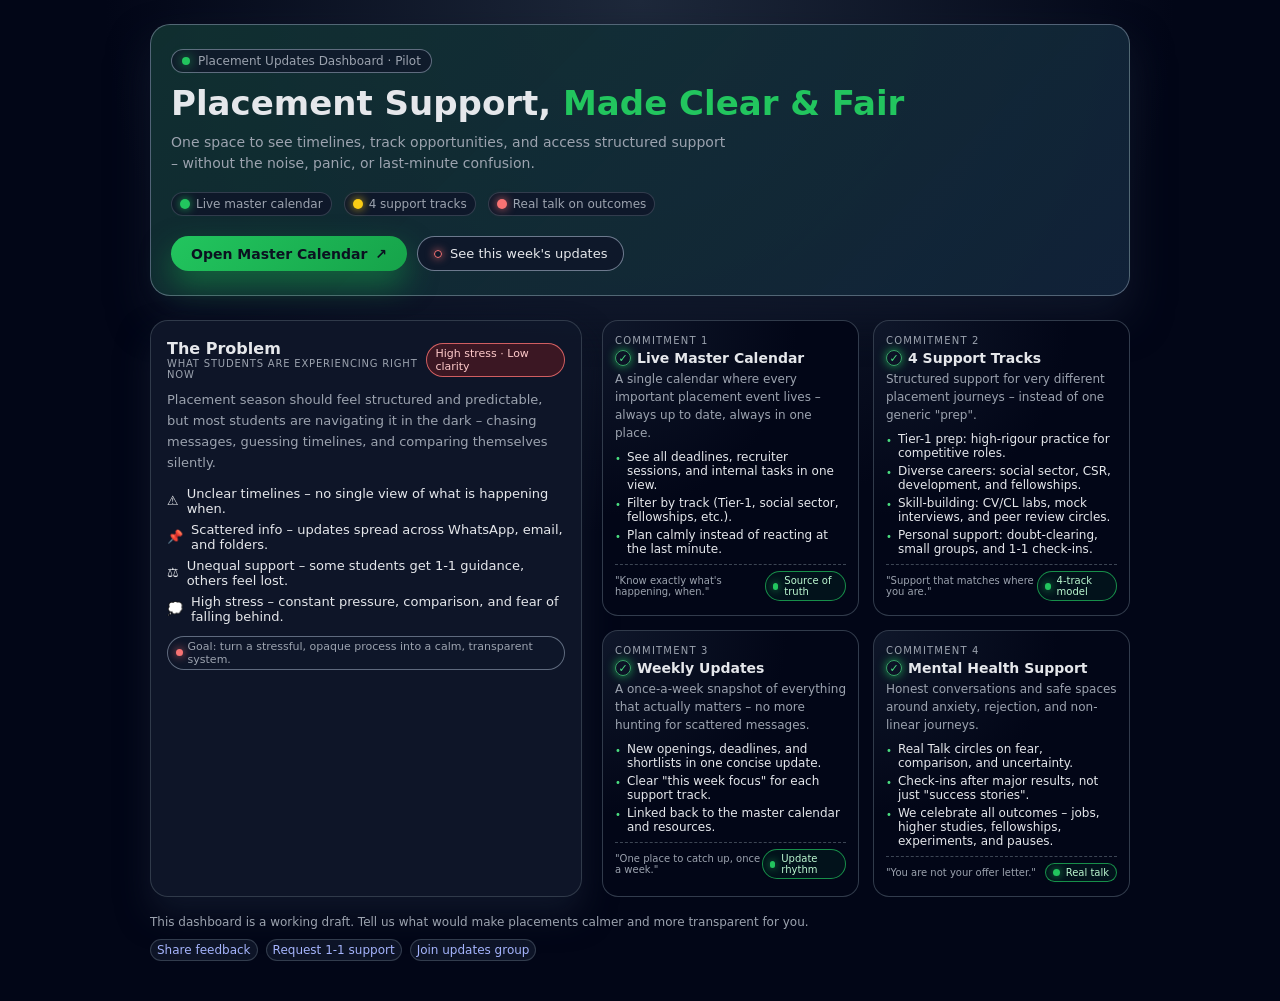
<file: PlacementSite/index.html>
<!DOCTYPE html>
<html lang="en">
<head>
  <meta charset="UTF-8" />
  <meta name="viewport" content="width=device-width, initial-scale=1.0" />
  <title>Placement Support Dashboard</title>
  <style>
    :root {
      --bg: #0f172a;
      --card-bg: #020617;
      --accent: #22c55e;
      --accent-soft: rgba(34, 197, 94, 0.1);
      --text-main: #e5e7eb;
      --text-muted: #9ca3af;
      --danger: #f97373;
      --warning: #facc15;
    }

    * {
      box-sizing: border-box;
      margin: 0;
      padding: 0;
      font-family: system-ui, -apple-system, BlinkMacSystemFont, "Segoe UI", sans-serif;
    }

    body {
      background: radial-gradient(circle at top, #1e293b 0, #020617 45%, #020617 100%);
      color: var(--text-main);
      padding: 24px 16px 40px;
    }

    .page {
      max-width: 980px;
      margin: 0 auto;
    }

    /* HERO */
    .hero {
      border-radius: 20px;
      padding: 24px 20px;
      background: linear-gradient(
          135deg,
          rgba(34, 197, 94, 0.15),
          rgba(56, 189, 248, 0.08)
        ),
        rgba(15, 23, 42, 0.9);
      border: 1px solid rgba(148, 163, 184, 0.5);
      box-shadow: 0 22px 40px rgba(15, 23, 42, 0.9);
      margin-bottom: 24px;
    }

    .badge {
      display: inline-flex;
      align-items: center;
      gap: 8px;
      padding: 4px 10px;
      border-radius: 999px;
      background: rgba(15, 23, 42, 0.8);
      border: 1px solid rgba(148, 163, 184, 0.6);
      font-size: 12px;
      color: var(--text-muted);
      margin-bottom: 12px;
    }

    .badge span.dot {
      width: 8px;
      height: 8px;
      border-radius: 999px;
      background: var(--accent);
      box-shadow: 0 0 12px rgba(34, 197, 94, 0.9);
    }

    h1 {
      font-size: clamp(26px, 4vw, 34px);
      line-height: 1.1;
      margin-bottom: 10px;
    }

    h1 span.highlight {
      color: var(--accent);
    }

    .hero-subtitle {
      font-size: 14px;
      color: var(--text-muted);
      max-width: 560px;
      line-height: 1.5;
      margin-bottom: 18px;
    }

    .hero-meta {
      display: flex;
      flex-wrap: wrap;
      gap: 12px;
      font-size: 12px;
      color: var(--text-muted);
      margin-bottom: 20px;
    }

    .hero-meta-item {
      display: inline-flex;
      align-items: center;
      gap: 6px;
      padding: 4px 8px;
      border-radius: 999px;
      background: rgba(15, 23, 42, 0.9);
      border: 1px solid rgba(55, 65, 81, 0.9);
    }

    .hero-meta-item .pill-dot {
      width: 10px;
      height: 10px;
      border-radius: 999px;
    }

    .pill-dot.green {
      background: #22c55e;
      box-shadow: 0 0 10px rgba(34, 197, 94, 0.9);
    }

    .pill-dot.yellow {
      background: #facc15;
      box-shadow: 0 0 10px rgba(250, 204, 21, 0.9);
    }

    .pill-dot.red {
      background: #f97373;
      box-shadow: 0 0 10px rgba(248, 113, 113, 0.9);
    }

    .hero-actions {
      display: flex;
      flex-wrap: wrap;
      gap: 10px;
    }

    .btn-primary {
      border-radius: 999px;
      padding: 9px 20px;
      font-size: 14px;
      border: none;
      cursor: pointer;
      background: linear-gradient(135deg, #22c55e, #16a34a);
      color: #0b1120;
      font-weight: 600;
      display: inline-flex;
      align-items: center;
      gap: 8px;
      box-shadow: 0 14px 30px rgba(22, 163, 74, 0.5);
      text-decoration: none;
    }

    .btn-secondary {
      border-radius: 999px;
      padding: 9px 16px;
      font-size: 13px;
      cursor: pointer;
      background: rgba(15, 23, 42, 0.9);
      color: var(--text-main);
      border: 1px solid rgba(148, 163, 184, 0.7);
      display: inline-flex;
      align-items: center;
      gap: 8px;
      text-decoration: none;
    }

    .btn-secondary span.dot-outline {
      width: 8px;
      height: 8px;
      border-radius: 999px;
      border: 1px solid #f97373;
      box-shadow: 0 0 8px rgba(248, 113, 113, 0.8);
    }

    /* BODY GRID */
    .layout {
      display: grid;
      grid-template-columns: minmax(0, 0.9fr) minmax(0, 1.1fr);
      gap: 20px;
    }

    @media (max-width: 768px) {
      .layout {
        grid-template-columns: 1fr;
      }
    }

    /* PROBLEM CARD */
    .card {
      background: rgba(15, 23, 42, 0.95);
      border-radius: 18px;
      padding: 18px 16px;
      border: 1px solid rgba(55, 65, 81, 0.85);
      box-shadow: 0 18px 32px rgba(15, 23, 42, 0.9);
    }

    .card-header {
      display: flex;
      justify-content: space-between;
      align-items: center;
      margin-bottom: 10px;
    }

    .card-title {
      font-size: 16px;
      font-weight: 600;
    }

    .tag-critical {
      font-size: 11px;
      padding: 3px 8px;
      border-radius: 999px;
      border: 1px solid rgba(248, 113, 113, 0.8);
      color: #fecaca;
      background: rgba(127, 29, 29, 0.4);
    }

    .problem-text {
      font-size: 13px;
      color: var(--text-muted);
      line-height: 1.6;
      margin-bottom: 12px;
    }

    .problem-points {
      list-style: none;
      padding-left: 0;
      margin-bottom: 8px;
    }

    .problem-points li {
      font-size: 13px;
      color: #e5e7eb;
      display: flex;
      align-items: center;
      gap: 8px;
      margin-bottom: 6px;
    }

    .problem-badge {
      font-size: 10px;
      text-transform: uppercase;
      letter-spacing: 0.08em;
      color: var(--text-muted);
    }

    .problem-pill {
      display: inline-flex;
      align-items: center;
      gap: 5px;
      padding: 3px 8px;
      border-radius: 999px;
      background: rgba(15, 23, 42, 0.8);
      border: 1px solid rgba(148, 163, 184, 0.6);
      font-size: 11px;
      color: var(--text-muted);
      margin-top: 4px;
    }

    .problem-pill span.status {
      width: 7px;
      height: 7px;
      border-radius: 999px;
      background: var(--danger);
      box-shadow: 0 0 8px rgba(248, 113, 113, 0.9);
    }

    /* COMMITMENTS */
    .commitments {
      display: grid;
      grid-template-columns: 1fr 1fr;
      gap: 14px;
    }

    @media (max-width: 640px) {
      .commitments {
        grid-template-columns: 1fr;
      }
    }

    .commit-card {
      background: radial-gradient(circle at top left, #0f172a 0, #020617 50%);
      border-radius: 16px;
      padding: 14px 12px;
      border: 1px solid rgba(55, 65, 81, 0.9);
      position: relative;
      overflow: hidden;
    }

    .commit-label {
      font-size: 10px;
      text-transform: uppercase;
      letter-spacing: 0.12em;
      color: var(--text-muted);
      margin-bottom: 4px;
    }

    .commit-title {
      font-size: 14px;
      font-weight: 600;
      margin-bottom: 4px;
      display: flex;
      align-items: center;
      gap: 6px;
    }

    .commit-title span.check {
      width: 16px;
      height: 16px;
      border-radius: 999px;
      border: 1px solid rgba(74, 222, 128, 0.7);
      display: flex;
      align-items: center;
      justify-content: center;
      font-size: 11px;
      color: #4ade80;
      box-shadow: 0 0 10px rgba(34, 197, 94, 0.8);
    }

    .commit-body {
      font-size: 12px;
      color: var(--text-muted);
      line-height: 1.5;
      margin-bottom: 8px;
    }

    .commit-bullets {
      list-style: none;
      padding-left: 0;
      margin-bottom: 8px;
    }

    .commit-bullets li {
      font-size: 12px;
      color: #e5e7eb;
      display: flex;
      gap: 6px;
      align-items: flex-start;
      margin-bottom: 4px;
    }

    .commit-bullets span.bullet {
      margin-top: 3px;
      font-size: 10px;
      color: #4ade80;
    }

    .commit-footer {
      display: flex;
      justify-content: space-between;
      align-items: center;
      font-size: 10px;
      color: var(--text-muted);
      border-top: 1px dashed rgba(75, 85, 99, 0.8);
      padding-top: 6px;
      margin-top: 4px;
    }

    .status-pill {
      display: inline-flex;
      align-items: center;
      gap: 6px;
      padding: 3px 7px;
      border-radius: 999px;
      font-size: 10px;
      background: rgba(22, 163, 74, 0.08);
      border: 1px solid rgba(34, 197, 94, 0.7);
      color: #bbf7d0;
    }

    .status-pill span.dot {
      width: 7px;
      height: 7px;
      border-radius: 999px;
      background: var(--accent);
      box-shadow: 0 0 8px rgba(34, 197, 94, 0.9);
    }

    /* FOOTER CTA */
    .footer-cta {
      margin-top: 18px;
      font-size: 12px;
      color: var(--text-muted);
      display: flex;
      flex-wrap: wrap;
      gap: 10px;
      align-items: center;
      justify-content: space-between;
    }

    .footer-links {
      display: flex;
      flex-wrap: wrap;
      gap: 8px;
      font-size: 12px;
    }

    .footer-links a {
      color: #a5b4fc;
      text-decoration: none;
      padding: 3px 6px;
      border-radius: 999px;
      background: rgba(15, 23, 42, 0.9);
      border: 1px solid rgba(55, 65, 81, 0.9);
    }

    .footer-links a:hover {
      border-color: #818cf8;
    }
  </style>
</head>
<body>
  <div class="page">
    <!-- HERO -->
    <section class="hero">
      <div class="badge">
        <span class="dot"></span>
        <span>Placement Updates Dashboard · Pilot</span>
      </div>

      <h1>
        Placement Support, <span class="highlight">Made Clear & Fair</span>
      </h1>

      <p class="hero-subtitle">
        One space to see timelines, track opportunities, and access structured support – without the noise, panic, or last-minute confusion.
      </p>

      <div class="hero-meta">
        <div class="hero-meta-item">
          <span class="pill-dot green"></span>
          <span>Live master calendar</span>
        </div>
        <div class="hero-meta-item">
          <span class="pill-dot yellow"></span>
          <span>4 support tracks</span>
        </div>
        <div class="hero-meta-item">
          <span class="pill-dot red"></span>
          <span>Real talk on outcomes</span>
        </div>
      </div>

      <div class="hero-actions">
        <a href="#calendar" class="btn-primary">
          <span>Open Master Calendar</span>
          <span>↗</span>
        </a>
        <a href="#updates" class="btn-secondary">
          <span class="dot-outline"></span>
          <span>See this week's updates</span>
        </a>
      </div>
    </section>

    <div class="layout">
      <!-- PROBLEM -->
      <section class="card">
        <div class="card-header">
          <div>
            <div class="card-title">The Problem</div>
            <div class="problem-badge">What students are experiencing right now</div>
          </div>
          <span class="tag-critical">High stress · Low clarity</span>
        </div>

        <p class="problem-text">
          Placement season should feel structured and predictable, but most students are navigating it in the dark – chasing messages, guessing timelines, and comparing themselves silently.
        </p>

        <ul class="problem-points">
          <li>
            <span>⚠️</span>
            <span>Unclear timelines – no single view of what is happening when.</span>
          </li>
          <li>
            <span>📌</span>
            <span>Scattered info – updates spread across WhatsApp, email, and folders.</span>
          </li>
          <li>
            <span>⚖️</span>
            <span>Unequal support – some students get 1-1 guidance, others feel lost.</span>
          </li>
          <li>
            <span>💭</span>
            <span>High stress – constant pressure, comparison, and fear of falling behind.</span>
          </li>
        </ul>

        <div class="problem-pill">
          <span class="status"></span>
          <span>Goal: turn a stressful, opaque process into a calm, transparent system.</span>
        </div>
      </section>

      <!-- COMMITMENTS -->
      <section class="commitments">
        <!-- 1. Live Master Calendar -->
        <article class="commit-card" id="calendar">
          <div class="commit-label">Commitment 1</div>
          <div class="commit-title">
            <span class="check">✓</span>
            <span>Live Master Calendar</span>
          </div>
          <p class="commit-body">
            A single calendar where every important placement event lives – always up to date, always in one place.
          </p>
          <ul class="commit-bullets">
            <li>
              <span class="bullet">•</span>
              <span>See all deadlines, recruiter sessions, and internal tasks in one view.</span>
            </li>
            <li>
              <span class="bullet">•</span>
              <span>Filter by track (Tier-1, social sector, fellowships, etc.).</span>
            </li>
            <li>
              <span class="bullet">•</span>
              <span>Plan calmly instead of reacting at the last minute.</span>
            </li>
          </ul>
          <div class="commit-footer">
            <span>"Know exactly what's happening, when."</span>
            <span class="status-pill">
              <span class="dot"></span>
              <span>Source of truth</span>
            </span>
          </div>
        </article>

        <!-- 2. 4 Support Tracks -->
        <article class="commit-card">
          <div class="commit-label">Commitment 2</div>
          <div class="commit-title">
            <span class="check">✓</span>
            <span>4 Support Tracks</span>
          </div>
          <p class="commit-body">
            Structured support for very different placement journeys – instead of one generic "prep".
          </p>
          <ul class="commit-bullets">
            <li>
              <span class="bullet">•</span>
              <span>Tier-1 prep: high-rigour practice for competitive roles.</span>
            </li>
            <li>
              <span class="bullet">•</span>
              <span>Diverse careers: social sector, CSR, development, and fellowships.</span>
            </li>
            <li>
              <span class="bullet">•</span>
              <span>Skill-building: CV/CL labs, mock interviews, and peer review circles.</span>
            </li>
            <li>
              <span class="bullet">•</span>
              <span>Personal support: doubt-clearing, small groups, and 1-1 check-ins.</span>
            </li>
          </ul>
          <div class="commit-footer">
            <span>"Support that matches where you are."</span>
            <span class="status-pill">
              <span class="dot"></span>
              <span>4-track model</span>
            </span>
          </div>
        </article>

        <!-- 3. Weekly Updates -->
        <article class="commit-card" id="updates">
          <div class="commit-label">Commitment 3</div>
          <div class="commit-title">
            <span class="check">✓</span>
            <span>Weekly Updates</span>
          </div>
          <p class="commit-body">
            A once-a-week snapshot of everything that actually matters – no more hunting for scattered messages.
          </p>
          <ul class="commit-bullets">
            <li>
              <span class="bullet">•</span>
              <span>New openings, deadlines, and shortlists in one concise update.</span>
            </li>
            <li>
              <span class="bullet">•</span>
              <span>Clear "this week focus" for each support track.</span>
            </li>
            <li>
              <span class="bullet">•</span>
              <span>Linked back to the master calendar and resources.</span>
            </li>
          </ul>
          <div class="commit-footer">
            <span>"One place to catch up, once a week."</span>
            <span class="status-pill">
              <span class="dot"></span>
              <span>Update rhythm</span>
            </span>
          </div>
        </article>

        <!-- 4. Mental Health Support -->
        <article class="commit-card">
          <div class="commit-label">Commitment 4</div>
          <div class="commit-title">
            <span class="check">✓</span>
            <span>Mental Health Support</span>
          </div>
          <p class="commit-body">
            Honest conversations and safe spaces around anxiety, rejection, and non-linear journeys.
          </p>
          <ul class="commit-bullets">
            <li>
              <span class="bullet">•</span>
              <span>Real Talk circles on fear, comparison, and uncertainty.</span>
            </li>
            <li>
              <span class="bullet">•</span>
              <span>Check-ins after major results, not just "success stories".</span>
            </li>
            <li>
              <span class="bullet">•</span>
              <span>We celebrate all outcomes – jobs, higher studies, fellowships, experiments, and pauses.</span>
            </li>
          </ul>
          <div class="commit-footer">
            <span>"You are not your offer letter."</span>
            <span class="status-pill">
              <span class="dot"></span>
              <span>Real talk</span>
            </span>
          </div>
        </article>
      </section>
    </div>

    <!-- FOOTER CTA -->
    <section class="footer-cta">
      <p>
        This dashboard is a working draft. Tell us what would make placements calmer and more transparent for you.
      </p>
      <div class="footer-links">
        <a href="#">Share feedback</a>
        <a href="#">Request 1-1 support</a>
        <a href="#">Join updates group</a>
      </div>
    </section>
  </div>
</body>
</html>
</file>
<file: styles.css>
/* Global Styles */
* { margin: 0; padding: 0; box-sizing: border-box; }
body { font-family: 'Segoe UI', Tahoma, Geneva, Verdana, sans-serif; line-height: 1.6; color: #333; background-color: #f8f9fa; }
.container { max-width: 1200px; margin: 0 auto; padding: 0 20px; }

/* Header */
header { background: linear-gradient(135deg, #667eea 0%, #764ba2 100%); color: white; padding: 40px 0; text-align: center; }
header h1 { font-size: 2.5rem; margin-bottom: 10px; }
header .tagline { font-size: 1.1rem; opacity: 0.9; }

/* Navigation */
.navbar { background-color: #2c3e50; padding: 15px 0; position: sticky; top: 0; z-index: 100; }
.nav-menu { list-style: none; display: flex; justify-content: center; flex-wrap: wrap; gap: 30px; }
.nav-link { color: white; text-decoration: none; font-weight: 500; transition: color 0.3s; }
.nav-link:hover { color: #667eea; }

/* Sections */
.section { padding: 60px 0; background-color: white; margin-bottom: 20px; }
.section h2 { font-size: 2rem; color: #2c3e50; margin-bottom: 15px; text-align: center; }
.section-desc { text-align: center; color: #666; font-size: 1.1rem; margin-bottom: 40px; }

/* Filter Buttons */
.filter-container { display: flex; justify-content: center; gap: 10px; margin-bottom: 40px; flex-wrap: wrap; }
.filter-btn { padding: 10px 20px; border: 2px solid #667eea; background: white; color: #667eea; border-radius: 25px; cursor: pointer; font-weight: 500; }
.filter-btn:hover, .filter-btn.active { background-color: #667eea; color: white; }

/* Grids */
.placements-grid, .profiles-grid, .guide-container, .success-stories { display: grid; grid-template-columns: repeat(auto-fill, minmax(280px, 1fr)); gap: 25px; margin-top: 40px; }

.placement-card, .profile-card, .guide-card, .story-card { background: white; padding: 25px; border-radius: 10px; box-shadow: 0 3px 10px rgba(0,0,0,0.1); }
.placement-card:hover, .profile-card:hover { transform: translateY(-5px); }

.profile-card { border-left: 4px solid #667eea; }
.story-card { border-top: 4px solid #764ba2; }

.guide-card ul { list-style: none; }
.guide-card li { padding: 8px 0; border-bottom: 1px solid #eee; }

/* Footer */
footer { background-color: #2c3e50; color: white; text-align: center; padding: 40px 0; margin-top: 60px; }

/* Responsive */
@media (max-width: 768px) {
  header h1 { font-size: 1.8rem; }
  .nav-menu { gap: 15px; }
  .placements-grid, .profiles-grid, .guide-container, .success-stories { grid-template-columns: 1fr; }
}

@media (max-width: 480px) {
  header h1 { font-size: 1.5rem; }
  .section h2 { font-size: 1.3rem; }
}
</file>
